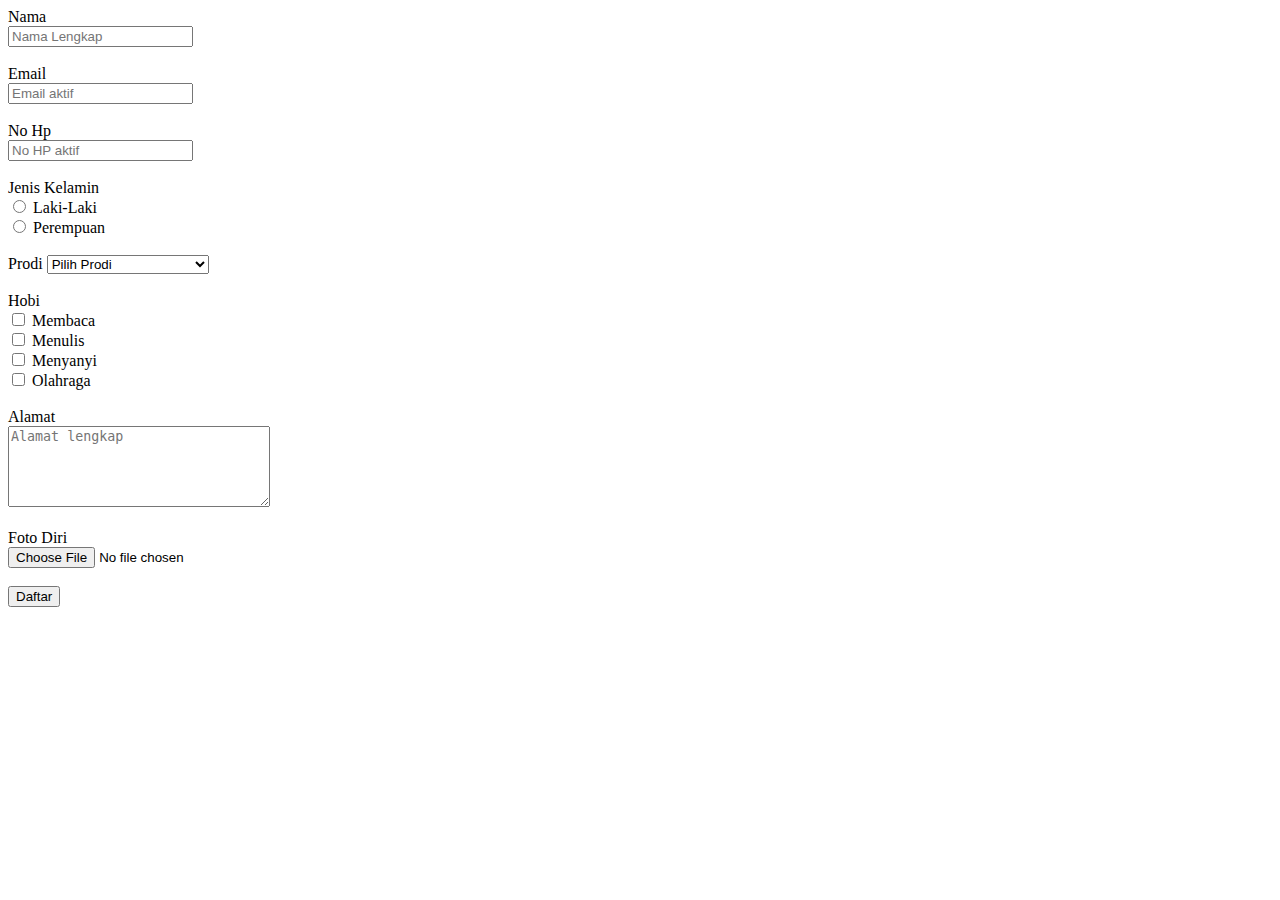
<file: form.html>
<!DOCTYPE html>
<html lang="en">
  <head>
    <meta charset="UTF-8" />
    <meta name="viewport" content="width=device-width, initial-scale=1.0" />
    <title>Form</title>


  </head>
  <body>
    <div>
      <form action="">
        <label for="nama">Nama</label><br />
        <input
          type="text"
          name="nama"
          id="nama"
          placeholder="Nama Lengkap"
          required
        /><br /><br>

        <label for="email">Email</label><br />
        <input
          type="email"
          name="email"
          id="email"
          placeholder="Email aktif"
          required
        /><br />
<br>
        <label for="nohp">No Hp</label><br />
        <input
          type="tel"
          name="nohp"
          id="nohp"
          placeholder="No HP aktif"
          required
        /><br />
<br>
        <label for="">Jenis Kelamin</label><br />
        <input type="radio" name="jk" id="lakilaki" value="lakilaki" required />
        <label for="lakilaki">Laki-Laki</label><br />
        <input
          type="radio"
          name="jk"
          id="perempuan"
          value="perempuan"
          required
        />
        <label for="perempuan">Perempuan</label>
        <br />
<br>
        <label for="prodi">Prodi</label>
        <select name="prodi" id="prodi" required>
          <option value="">Pilih Prodi</option>
          <option value="teknikInformatika">Teknik Informatika</option>
          <option value="teknikkomputer">Teknik Komputer</option>
          <option value="manajemenInformatika">Manajemen Informatika</option>
        </select>
        <br />
<br>
        <label for="hobi">Hobi</label><br />
        <input type="checkbox" name="membaca" id="membaca" />
        <label for="membaca">Membaca</label><br />
        <input type="checkbox" name="menulis" id="menulis" />
        <label for="menulis">Menulis</label><br />
        <input type="checkbox" name="menyanyi" id="menyanyi" />
        <label for="menyanyi">Menyanyi</label><br />
        <input type="checkbox" name="olahraga" id="olahraga" />
        <label for="olahraga">Olahraga</label><br />
<br>
        <label for="alamat">Alamat</label>
        <br />
        <textarea
        placeholder="Alamat lengkap"
          name="alamat"
          id="alamat"
          cols="30"
          rows="5"
          required
        ></textarea>
        <br />
<br>
        <label for="foto_diri">Foto Diri</label><br />
        <input type="file" name="foto_diri" id="foto_diri" required /><br />
<br>
        <button>Daftar</button>
      </form>
    </div>
  </body>
</html>
</file>
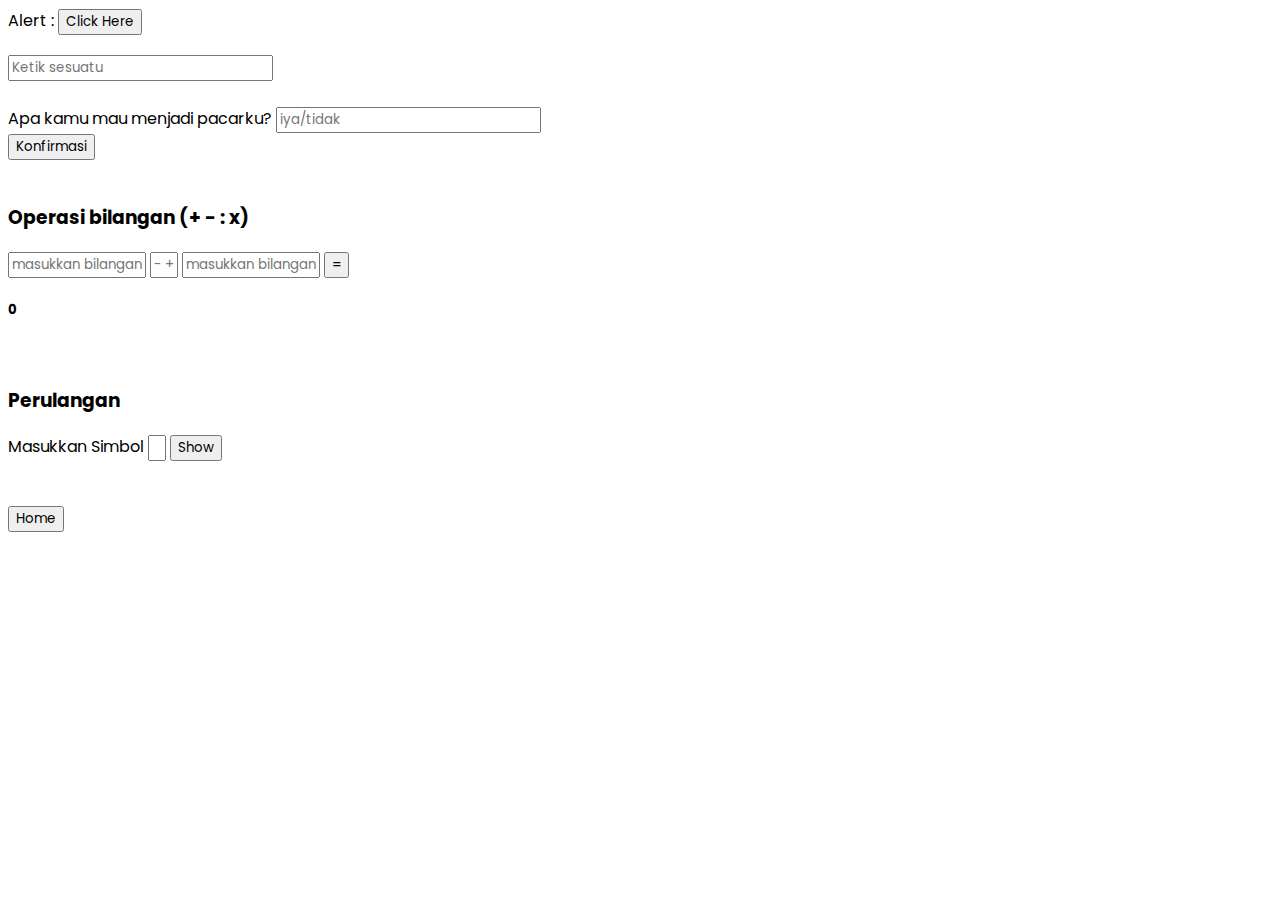
<file: jsDasar.html>
<!DOCTYPE html>
<html lang="en">
  <head>
    <meta charset="UTF-8" />
    <meta name="viewport" content="width=device-width, initial-scale=1.0" />
    <title>JSDasar</title>
    <!-- CDN poppins google -->
    <link rel="preconnect" href="https://fonts.googleapis.com" />
    <link rel="preconnect" href="https://fonts.gstatic.com" crossorigin />
    <link
      href="https://fonts.googleapis.com/css2?family=Poppins:ital,wght@0,100;0,200;0,300;0,400;0,500;0,600;0,700;0,800;0,900;1,100;1,200;1,300;1,400;1,500;1,600;1,700;1,800;1,900&display=swap"
      rel="stylesheet"
    />
    <!-- Css -->
    <link rel="stylesheet" href="css/jsDasar.css" />
  </head>
  <body>
    <nav></nav>
    <form action="">
      <div>
        <label for="">Alert :</label>
        <button id="btn-click">Click Here</button>
        <br />
        <div>
          <h3 id="output"></h3>
          <input
            type="text"
            id="input"
            oninput="changeInput()"
            placeholder="Ketik sesuatu"
          />
        </div>
        <br />
        <form action="" method="">
          <label for="love">Apa kamu mau menjadi pacarku? </label>
          <input
            type="text"
            name="love"
            id="love"
            placeholder="iya/tidak"
          /><br />

          <button type="submit" id="btn-confirm">Konfirmasi</button>
        </form>
      </div>
      <br>
      <h3>Operasi bilangan (+ - : x)</h3>
      <div>
        <input type="text" id="fstNum" placeholder="masukkan bilangan" />
        <input type="text" id="operation" placeholder="- +" />
        <input type="text" id="secNum" placeholder="masukkan bilangan" />
        <button id="btn-operate">=</button>
        <h5 id="result">0</h5>
      </div><br>
      <div>
        <h3>Perulangan</h3>
        <div>
          <label for="">Masukkan Simbol</label>
          <input type="text" style="width: 10px" id="symbol" />
          <button id="btn-symbol">Show</button><br />
          <h3 id="show-symbol"></h3>
          <h3 id="show-symbolM"></h3>
        </div>
      </div><br>
      <a href="index.html">
        <button>Home</button>
      </a>
    </form>
    <!-- Script -->
    <script src="js/dasar.js"></script>
  </body>
</html>
</file>
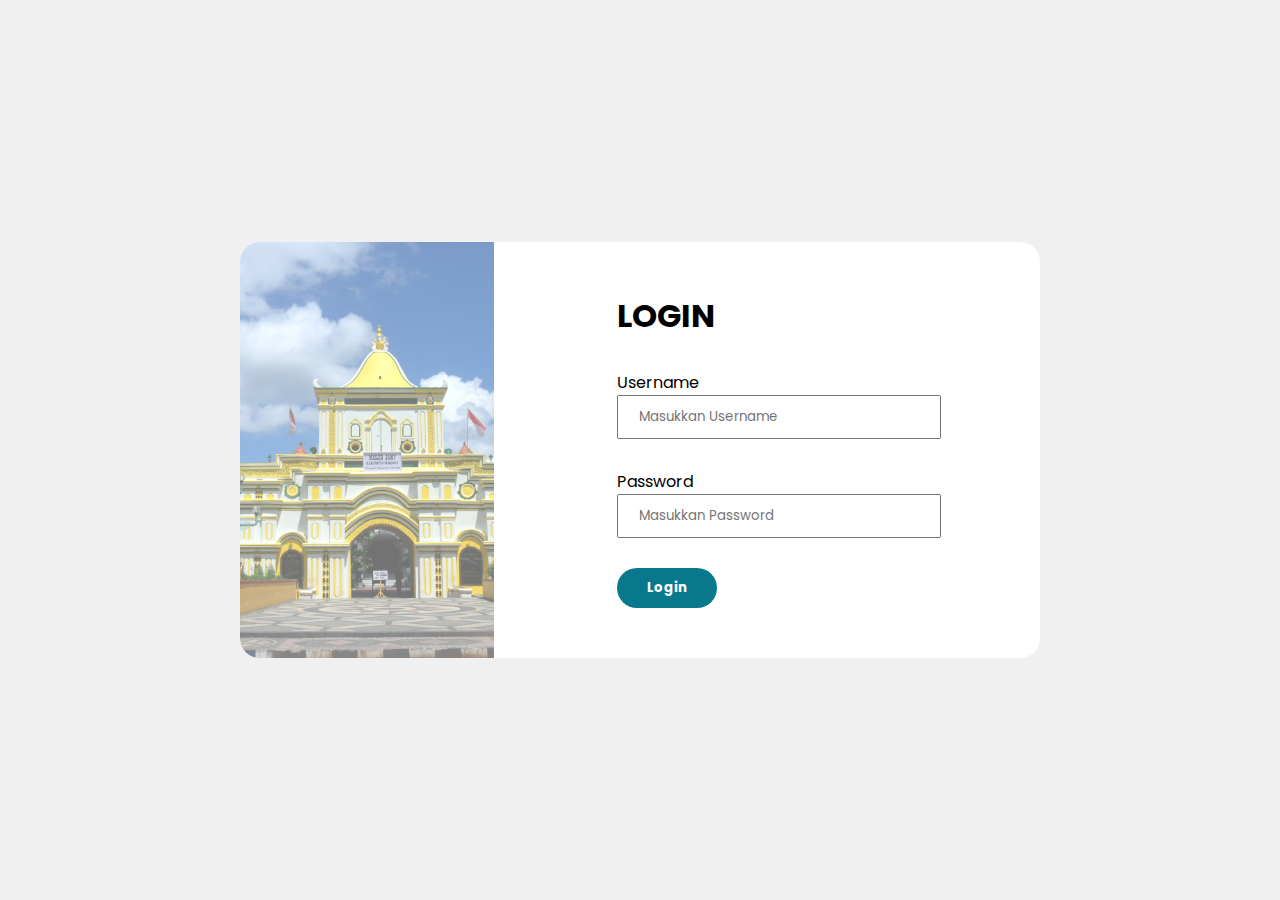
<file: login-responsive.html>
<!DOCTYPE html>
<html lang="en">
  <head>
    <meta charset="UTF-8" />
    <meta name="viewport" content="width=device-width, initial-scale=1.0" />
    <title>Login</title>
    <link
      rel="shortcut icon"
      href="assets/img/klipartz.com.png"
      type="image/x-icon"
    />
    <!-- CDN poppins google -->
    <link rel="preconnect" href="https://fonts.googleapis.com" />
    <link rel="preconnect" href="https://fonts.gstatic.com" crossorigin />
    <link
      href="https://fonts.googleapis.com/css2?family=Poppins:ital,wght@0,100;0,200;0,300;0,400;0,500;0,600;0,700;0,800;0,900;1,100;1,200;1,300;1,400;1,500;1,600;1,700;1,800;1,900&display=swap"
      rel="stylesheet"
    />
    <!-- CSS -->
    <link rel="stylesheet" href="css/login-responsive.css" />
  </head>
  <body>
    <div class="frame">
      <div class="image">
        <img src="assets/img/masjid jami'.jpg" alt="" />
      </div>
      <div class="login">
        <form action="index.html" class="login-container">
          <h1>LOGIN</h1>
          <label for="username">Username</label><br />
          <input
            type="text"
            name="username"
            id="username"
            placeholder="Masukkan Username"
            required
          /><br />
          <label for="password">Password</label><br />
          <input
            type="password"
            name="password"
            id="password"
            placeholder="Masukkan Password"
            required
          /><br />
          <button>Login</button>
        </form>
      </div>
    </div>
  </body>
</html>
</file>
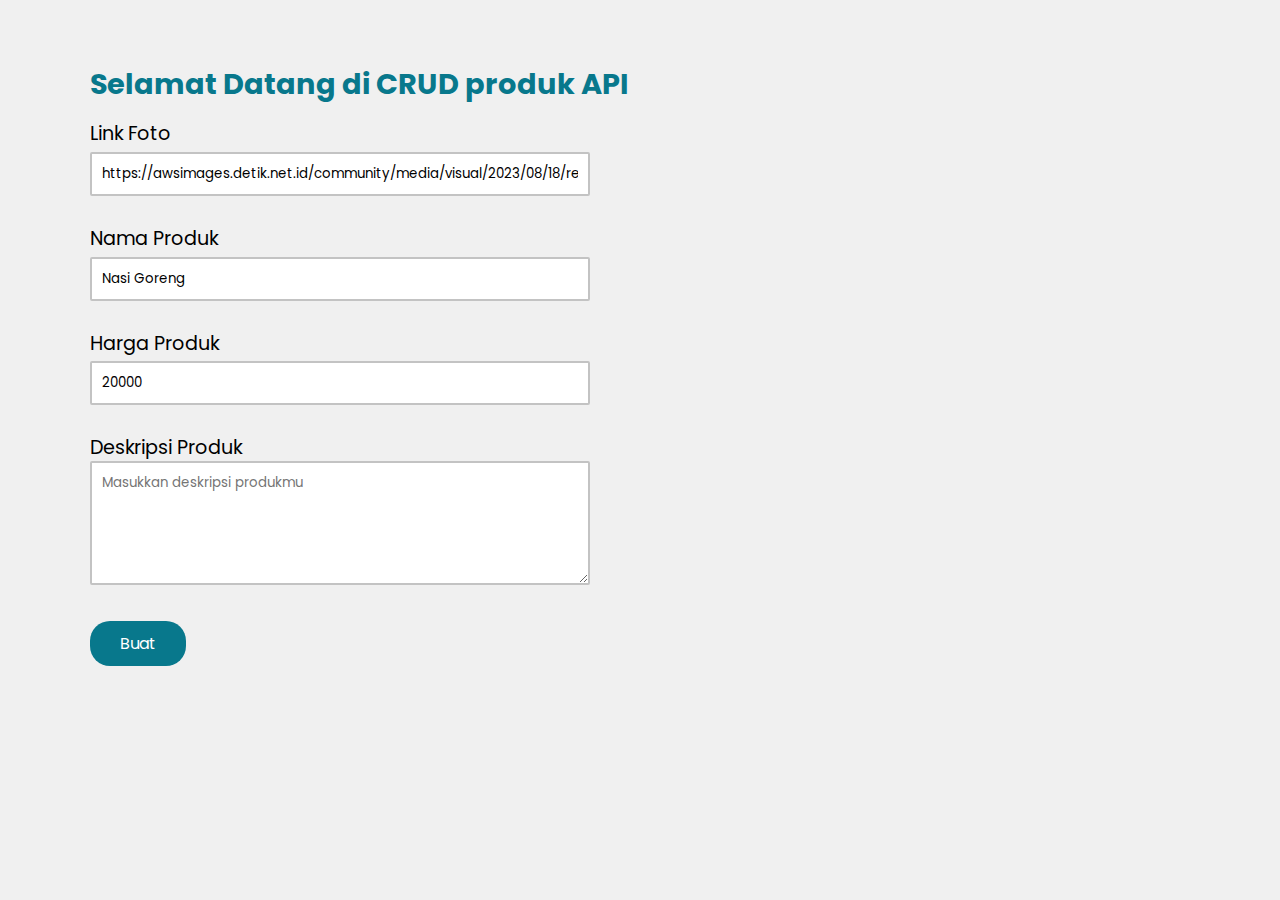
<file: product-responsive.html>
<!DOCTYPE html>
<html lang="en">
  <head>
    <meta charset="UTF-8" />
    <meta name="viewport" content="width=device-width, initial-scale=1.0" />
    <title>Produk</title>
    <link
      rel="shortcut icon"
      href="assets/img/klipartz.com.png"
      type="image/x-icon"
    />
    <!-- CDN poppins google -->
    <link rel="preconnect" href="https://fonts.googleapis.com" />
    <link rel="preconnect" href="https://fonts.gstatic.com" crossorigin />
    <link
      href="https://fonts.googleapis.com/css2?family=Poppins:ital,wght@0,100;0,200;0,300;0,400;0,500;0,600;0,700;0,800;0,900;1,100;1,200;1,300;1,400;1,500;1,600;1,700;1,800;1,900&display=swap"
      rel="stylesheet"
    />
    <!-- CSS -->
    <link rel="stylesheet" href="css/productApi.css" />
  </head>
  <body>
    <div class="form">
      <div style="color: #08788c">
        <h2>Selamat Datang di CRUD produk API</h2>
      </div>
      <div>
        <label for="image">Link Foto</label><br />
        <input
          required
          type="text"
          id="image"
          placeholder="Masukkan link, contoh: https://foto.jpg"
          value="https://awsimages.detik.net.id/community/media/visual/2023/08/18/resep-nasi-goreng-jawa_43.jpeg?w=600&q=90"
        />
      </div>
      <div>
        <label for="name">Nama Produk</label><br />
        <input
        value="Nasi Goreng"
          required
          type="text"
          id="name"
          placeholder="Masukkan Nama produk mu, contoh: Nasi Goreng"
        />
      </div>
      <div>
        <label for="price">Harga Produk</label><br />
        <input
        value="20000"
          required
          type="text"
          id="price"
          placeholder="Masukkan Harga (Rp), contoh: 20000"
        />
      </div>
      <div>
        <label for="description">Deskripsi Produk</label><br />
        <textarea
        
          required
          placeholder="Masukkan deskripsi produkmu"
          id="description"
          cols="30"
          rows="5"
        ></textarea>
      </div>
      <div>
        <button onclick="postData()">Buat</button>
      </div>
    </div>
    <section class="articles" id="articles">
      <!-- <article>
        <div class="article-wrapper">
          <figure>
            <img src="https://picsum.photos/id/1011/800/450" alt="" />
          </figure>
          <div class="article-body">
            <h2>This is some title</h2>
            <p>
              Curabitur convallis ac quam vitae laoreet. Nulla mauris ante,
              euismod sed lacus sit amet, congue bibendum eros. Etiam mattis
              lobortis porta. Vestibulum ultrices iaculis enim imperdiet
              egestas.
            </p>
            <a href="#" class="read-more">
              Read more <span class="sr-only">about this is some title</span>
              <svg
                xmlns="http://www.w3.org/2000/svg"
                class="icon"
                viewBox="0 0 20 20"
                fill="currentColor"
              >
                <path
                  fill-rule="evenodd"
                  d="M12.293 5.293a1 1 0 011.414 0l4 4a1 1 0 010 1.414l-4 4a1 1 0 01-1.414-1.414L14.586 11H3a1 1 0 110-2h11.586l-2.293-2.293a1 1 0 010-1.414z"
                  clip-rule="evenodd"
                />
              </svg>
            </a>
          </div>
        </div>
      </article> -->
    </section>
    <script src="js/productapi.js"></script>
  </body>
</html>
</file>
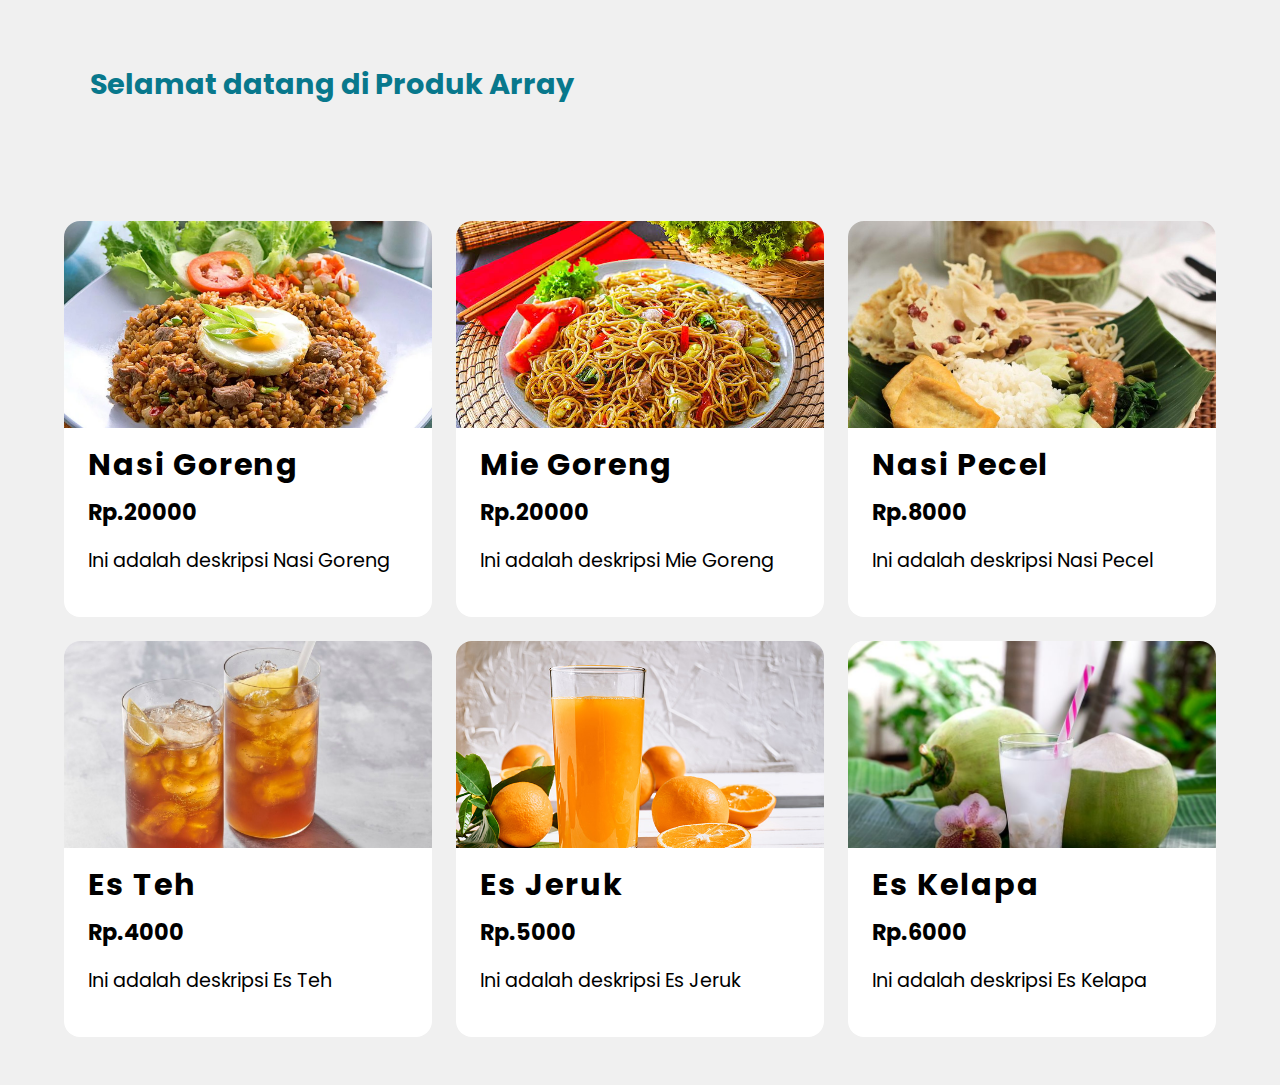
<file: productarray.html>
<!DOCTYPE html>
<html lang="en">
  <head>
    <meta charset="UTF-8" />
    <meta name="viewport" content="width=device-width, initial-scale=1.0" />
    <title>Produk</title>
    <link rel="shortcut icon" href="assets/img/klipartz.com.png" type="image/x-icon">

    <!-- CDN poppins google -->
    <link rel="preconnect" href="https://fonts.googleapis.com" />
    <link rel="preconnect" href="https://fonts.gstatic.com" crossorigin />
    <link
      href="https://fonts.googleapis.com/css2?family=Poppins:ital,wght@0,100;0,200;0,300;0,400;0,500;0,600;0,700;0,800;0,900;1,100;1,200;1,300;1,400;1,500;1,600;1,700;1,800;1,900&display=swap"
      rel="stylesheet"
    />
    <!-- CSS -->
    <link rel="stylesheet" href="css/productApi.css" />
  </head>
  <body>

    <div class="form">
      <h2 style="color: #08788c;">Selamat datang di Produk Array</h2>
    </div>
    <!-- <div class="form">
      <div>
        <label for="image">Link Foto</label><br />
        <input required type="text" id="image" placeholder="https://foto.jpg" />
      </div>
      <div>
        <label for="name">Nama Produk</label><br />
        <input
          required
          type="text"
          id="name"
          placeholder="Masukkan Nama produk mu"
        />
      </div>
      <div>
        <label for="price">Harga Produk</label><br />
        <input
          required
          type="text"
          id="price"
          placeholder="Masukkan Harga (Rp)"
        />
      </div>
      <div>
        <label for="description">Deskripsi Produk</label><br />
        <textarea
          required
          placeholder="Masukkan deskripsi produkmu"
          id="description"
          cols="30"
          rows="5"
        ></textarea>
      </div>
      <div>
        <button onclick="postData()">Buat</button>
      </div>
    </div> -->
    <section class="articles" id="articles">
      <!-- <article>
        <div class="article-wrapper">
          <figure>
            <img src="https://picsum.photos/id/1011/800/450" alt="" />
          </figure>
          <div class="article-body">
            <h2>This is some title</h2>
            <p>
              Curabitur convallis ac quam vitae laoreet. Nulla mauris ante,
              euismod sed lacus sit amet, congue bibendum eros. Etiam mattis
              lobortis porta. Vestibulum ultrices iaculis enim imperdiet
              egestas.
            </p>
            <a href="#" class="read-more">
              Read more <span class="sr-only">about this is some title</span>
              <svg
                xmlns="http://www.w3.org/2000/svg"
                class="icon"
                viewBox="0 0 20 20"
                fill="currentColor"
              >
                <path
                  fill-rule="evenodd"
                  d="M12.293 5.293a1 1 0 011.414 0l4 4a1 1 0 010 1.414l-4 4a1 1 0 01-1.414-1.414L14.586 11H3a1 1 0 110-2h11.586l-2.293-2.293a1 1 0 010-1.414z"
                  clip-rule="evenodd"
                />
              </svg>
            </a>
          </div>
        </div>
      </article> -->
    </section>
    <script src="js/productarray.js"></script>
  </body>
</html>
</file>
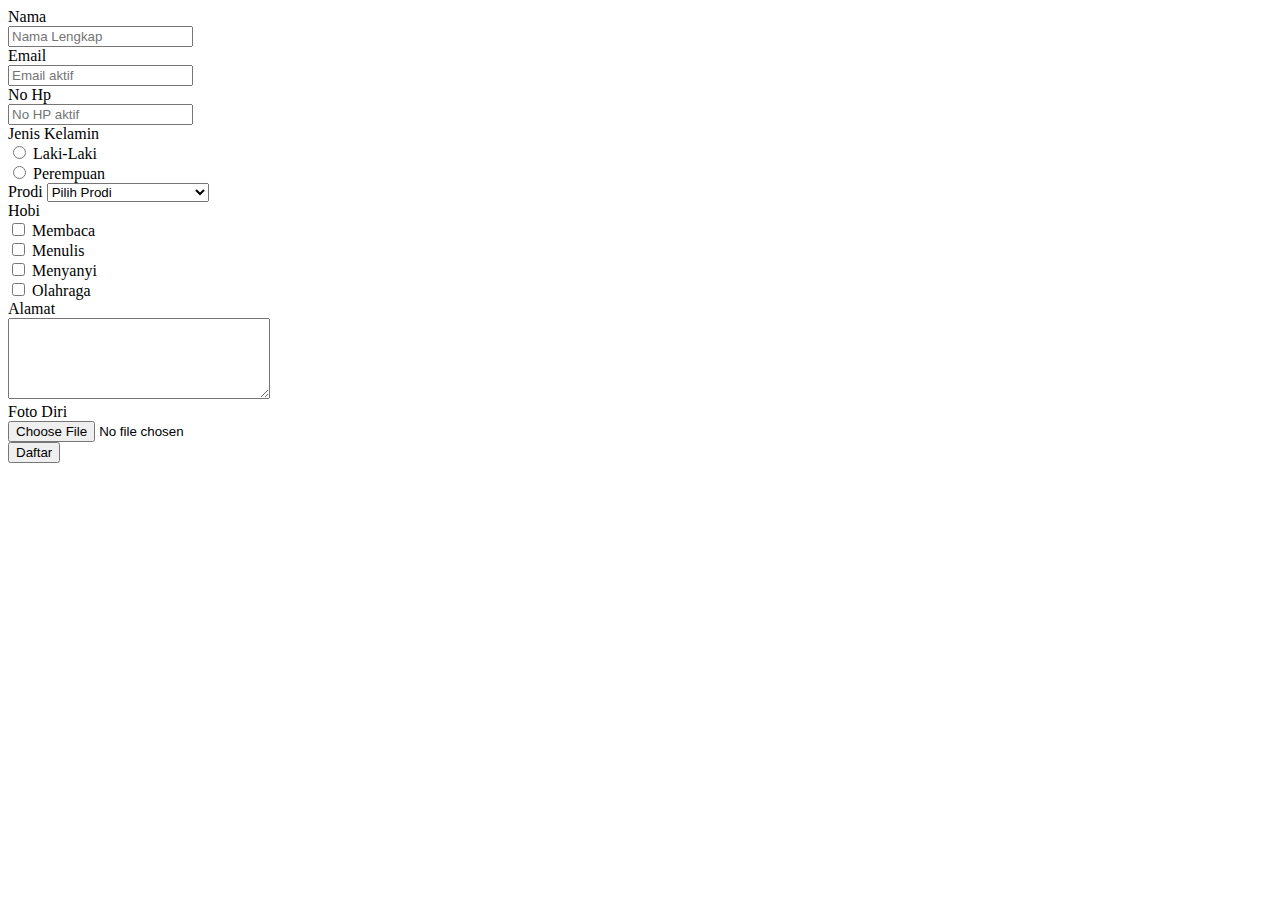
<file: pages/form.html>
<!DOCTYPE html>
<html lang="en">
  <head>
    <meta charset="UTF-8" />
    <meta name="viewport" content="width=device-width, initial-scale=1.0" />
    <title>Form</title>
  </head>
  <body>
    <div>
      <form action="">
        <label for="nama">Nama</label><br />
        <input
          type="text"
          name="nama"
          id="nama"
          placeholder="Nama Lengkap"
          required
        /><br />

        <label for="email">Email</label><br />
        <input
          type="email"
          name="email"
          id="email"
          placeholder="Email aktif"
          required
        /><br />

        <label for="nohp">No Hp</label><br />
        <input
          type="tel"
          name="nohp"
          id="nohp"
          placeholder="No HP aktif"
          required
        /><br />

        <label for="">Jenis Kelamin</label><br />
        <input type="radio" name="jk" id="lakilaki" value="lakilaki" required />
        <label for="lakilaki">Laki-Laki</label><br />
        <input
          type="radio"
          name="jk"
          id="perempuan"
          value="perempuan"
          required
        />
        <label for="perempuan">Perempuan</label>
        <br />

        <label for="prodi">Prodi</label>
        <select name="prodi" id="prodi" required>
          <option value="">Pilih Prodi</option>
          <option value="teknikInformatika">Teknik Informatika</option>
          <option value="teknikkomputer">Teknik Komputer</option>
          <option value="manajemenInformatika">Manajemen Informatika</option>
        </select>
        <br />

        <label for="hobi">Hobi</label><br />
        <input type="checkbox" name="membaca" id="membaca" />
        <label for="membaca">Membaca</label><br />
        <input type="checkbox" name="menulis" id="menulis" />
        <label for="menulis">Menulis</label><br />
        <input type="checkbox" name="menyanyi" id="menyanyi" />
        <label for="menyanyi">Menyanyi</label><br />
        <input type="checkbox" name="olahraga" id="olahraga" />
        <label for="olahraga">Olahraga</label><br />

        <label for="alamat">Alamat</label>
        <br />
        <textarea
          name="alamat"
          id="alamat"
          cols="30"
          rows="5"
          required
        ></textarea>
        <br />

        <label for="foto_diri">Foto Diri</label><br />
        <input type="file" name="foto_diri" id="foto_diri" required /><br />

        <button>Daftar</button>
      </form>
    </div>
  </body>
</html>
</file>
<file: css/jsDasar.css>
*{
    font-family: 'Poppins', sans-serif;
}
#operation{
    text-align: center;
    width: 20px;
}
#fstNum, #secNum{
    width: 130px;
    text-align: center;
}
</file>
<file: css/login-responsive.css>
* {
    margin: 0;
    padding: 0;
    font-family: 'Poppins', sans-serif;
}


body {
    /* background-image: url("../assets/img/Mie\ Goreng.png"); */
    background-color: #F0F0F0;
    display: flex;
    justify-content: center;
    align-items: center;
    height: 100vh;

    .frame {
        background-color: white;
        width: 800px;
        display: flex;
        border-radius: 20px;

        .image {

            width: 500px;
            border-radius: 20px 0 0 20px;

            overflow: hidden;

            img {
                opacity: 55%;
                object-fit: cover;
                object-position: center;
                width: 100%;
                height: 100%;
                transform: scale(var(--img-scale));
                transition: transform 0.4s ease-in-out;


            }
        }

        @media screen and (max-width: 960px) {
            .image {
                width: 0;

            }
        }

        .login {
            padding: 50px 70px;
            width: 100%;
            display: flex;
            flex-direction: column;
            align-items: center;

            .login-container {
                width: 300px;

                h1 {
                    color: var(--title-color);
                    transition: color 0.4s ease-in-out;

                    margin-bottom: 30px;
                }

                input {

                    margin-bottom: 30px;
                    width: 100%;
                    padding: 10px 0px;
                    padding-left: 20px;
                    transition: border-radius 0.2s ease-in-out;

                    &:focus {
                        outline: 0;
                        border-radius: 20px;
                        border: solid #08788c 3px;
                    }
                }


                @media screen and (max-width: 960px) {
                    input {

                        width: 100%;
                    }
                }


                button {
                    background-color: #08788c;
                    color: white;
                    font-weight: bold;
                    border: none;
                    border-radius: 20px;
                    padding: 10px 30px;
                    transition: background-color 0.4s ease-in-out;

                    &:hover {
                        background-color: #065866;

                    }
                }
            }

            @media screen and (max-width: 960px) {
                .login-container {
                    justify-content: start;
                    width: 100%
                }

                ;
            }


        }

        &:hover {
            --title-color: #08788c;
            --img-scale: 1.1;

            box-shadow: rgba(0, 0, 0, 0.16) 0px 10px 36px 0px, rgba(0, 0, 0, 0.06) 0px 0px 0px 1px;
        }
    }

    @media screen and (max-width: 960px) {
        .frame {

            margin: 0 10px;
        }
    }

}
</file>
<file: css/productApi.css>
* {
  font-family: 'Poppins', sans-serif;
}
button {
  border: none;
  border-radius: 20px;
  font-size: medium;
  background-color: #08788c;
  color: white;
  padding: 10px 30px;
  margin-bottom: 10px;
  transition: background-color 0.4s ease-in-out;


  &:hover{
    background-color: #065866;

  }
}
.form {
  display: flex;
  flex-direction: column;
  width: 100%;
  padding: 0 50px;
  padding-bottom: 100px;
  max-width: 1200px;
  margin-inline: auto;


  input {
    width: 500px;
    margin-top: 5px;
    margin-bottom: 30px;
    padding: 10px 10px;
    border: none;
    border-radius: 2px;
    border: 2px solid rgb(195, 195, 195);
  }

  textarea {
    margin-bottom: 30px;
    padding: 10px 10px;
    width: 500px;
    border: none;
    border-radius: 2px;
    border: 2px solid rgb(195, 195, 195);

  }

}

input:focus,
textarea:focus {
  outline: solid 2px #08788c;
  border: none;
  /* border: #ff0000 solid 1px; */
}

article {
  --img-scale: 1.001;
  --title-color: black;
  --link-icon-translate: -20px;
  --link-icon-opacity: 0;
  position: relative;
  border-radius: 16px;
  box-shadow: none;
  background: #fff;
  transform-origin: center;
  transition: all 0.4s ease-in-out;
  overflow: hidden;
}

article a::after {
  position: absolute;
  inset-block: 0;
  inset-inline: 0;
  cursor: pointer;
  content: "";
}

/* basic article elements styling */
article h2 {
  margin: 0 0 18px 0;

  font-size: 1.9rem;
  letter-spacing: 0.06em;
  color: var(--title-color);
  transition: color 0.3s ease-out;
}

figure {
  margin: 0;
  padding: 0;
  aspect-ratio: 16 / 9;
  overflow: hidden;
}

article img {
  width: 100%;
  object-fit: cover;
  transform-origin: center;
  transform: scale(var(--img-scale));
    transition: transform 0.4s ease-in-out;
}

.article-body {
  padding: 24px;
}

article a {
  display: inline-flex;
  align-items: center;
  text-decoration: none;
  color: #08788c;
}

article a:focus {
  outline: 1px dotted #08788c;
}

article a .icon {
  min-width: 24px;
  width: 24px;
  height: 24px;
  margin-left: 5px;
  transform: translateX(var(--link-icon-translate));
  opacity: var(--link-icon-opacity);
  transition: all 0.3s;
}

/* using the has() relational pseudo selector to update our custom properties */
article:has(:hover, :focus) {
  --img-scale: 1.1;
  --title-color: #08788c;
  --link-icon-translate: 0;
  --link-icon-opacity: 1;
  box-shadow: rgba(0, 0, 0, 0.16) 0px 10px 36px 0px, rgba(0, 0, 0, 0.06) 0px 0px 0px 1px;
}



*,
*::before,
*::after {
  box-sizing: border-box;
}

body {
  margin: 0;
  padding: 48px 0;
  font-size: 1.2rem;
  line-height: 1.6rem;
  /* background-image: url('../assets/img/background.jpg'); */
  background-size: cover;
  background-position: center;
  min-height: 100vh;
  background-color: #F0F0F0;
}

.articles {
  display: grid;
  max-width: 1200px;
  margin-inline: auto;
  padding-inline: 24px;
  grid-template-columns: repeat(auto-fill, minmax(320px, 1fr));
  gap: 24px;
}

@media screen and (max-width: 960px) {
  .form {
    input {
      width: 100%;
    }
    textarea{
      width: 100%;
    }
  }

  article {
    container: card/inline-size;
  }

  .article-body p {
    display: none;
  }
}



.sr-only:not(:focus):not(:active) {
  clip: rect(0 0 0 0);
  clip-path: inset(50%);
  height: 1px;
  overflow: hidden;
  position: absolute;
  white-space: nowrap;
  width: 1px;
}
</file>
